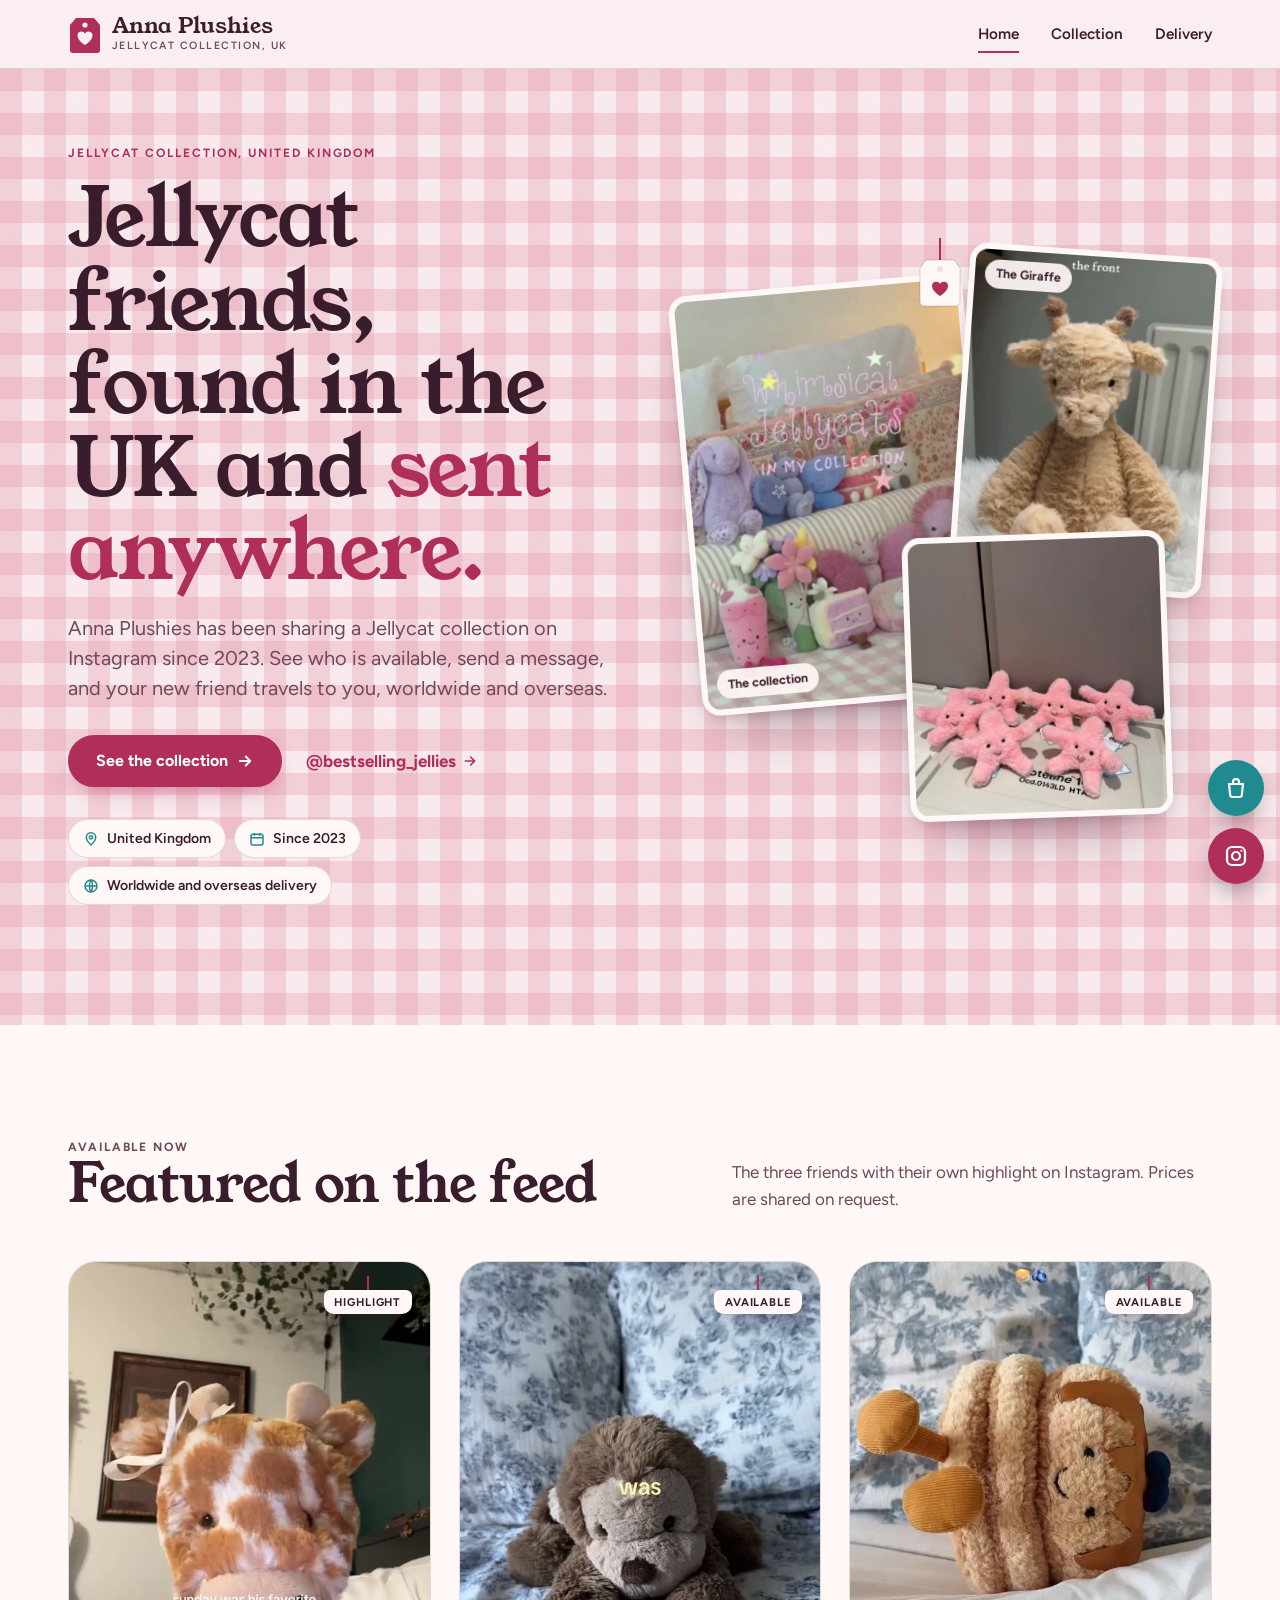
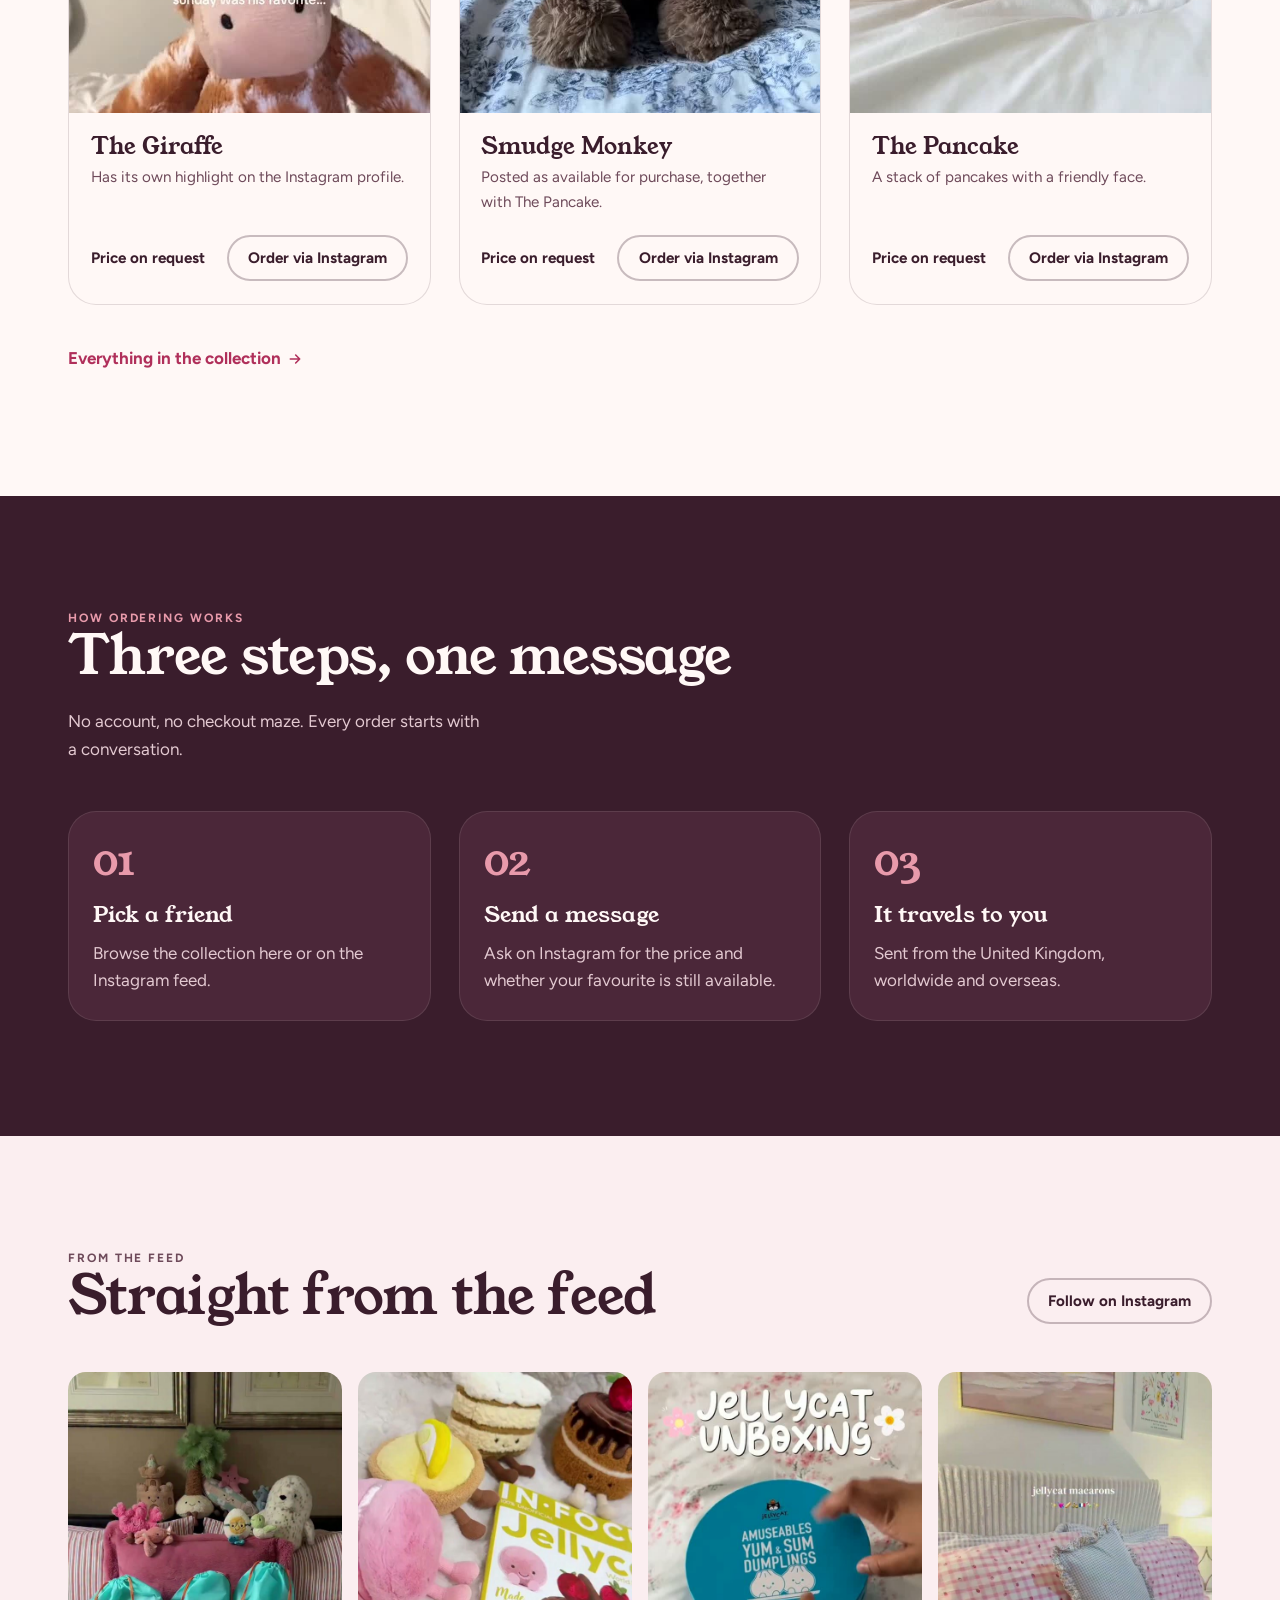
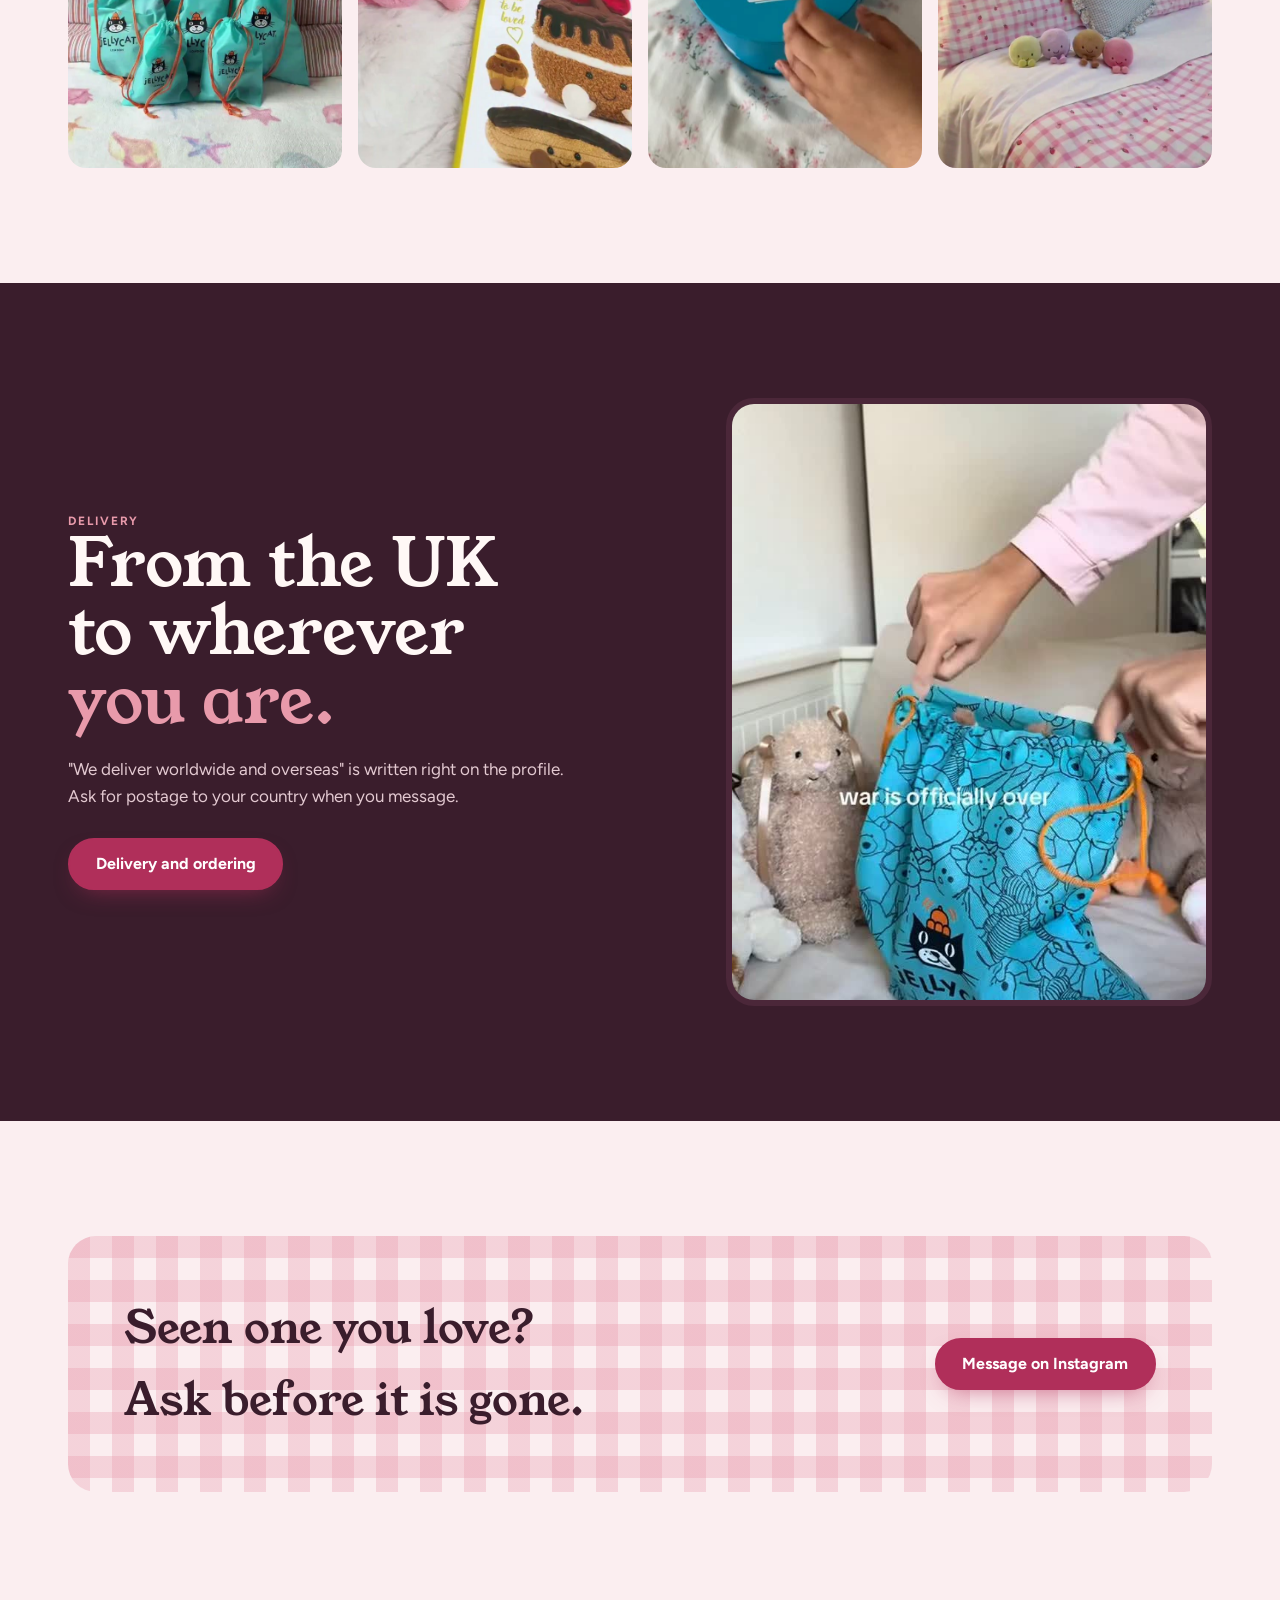
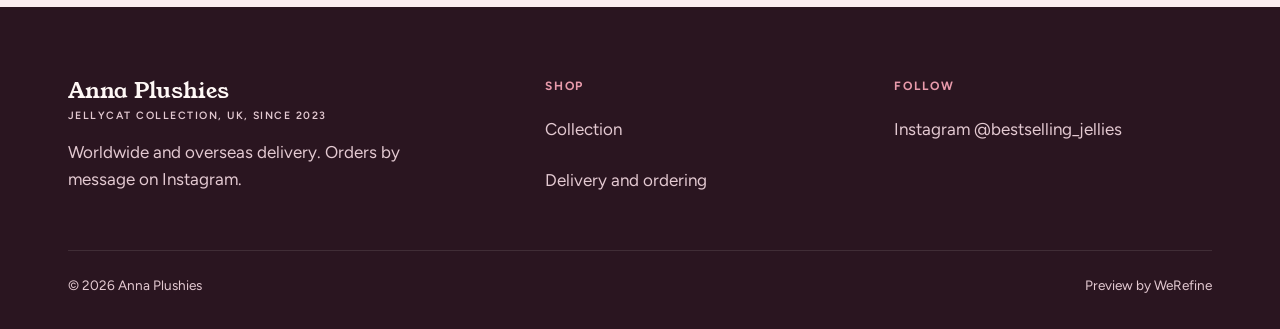
<file: index.html>
<!doctype html>
<html lang="en">
<head>
<meta charset="utf-8">
<meta name="viewport" content="width=device-width, initial-scale=1">
<title>Anna Plushies | Jellycat collection from the UK, delivered worldwide</title>
<meta name="description" content="Anna Plushies is a Jellycat collection from the United Kingdom, on Instagram since 2023. Browse what is available and order by message. Worldwide and overseas delivery.">
<meta property="og:title" content="Anna Plushies | Jellycat collection from the UK">
<meta property="og:description" content="Jellycat friends from the UK, delivered worldwide and overseas.">
<meta property="og:image" content="img/whimsical-collection-shelf.jpg">
<link rel="preconnect" href="https://fonts.googleapis.com">
<link rel="preconnect" href="https://fonts.gstatic.com" crossorigin>
<link href="https://fonts.googleapis.com/css2?family=Figtree:wght@400;500;600;700&family=Young+Serif&display=swap" rel="stylesheet">
<link rel="stylesheet" href="style.css">
</head>
<body>

<header class="site-header">
  <div class="wrap">
    <a class="brand" href="index.html" aria-label="Anna Plushies, home">
      <svg width="34" height="40" viewBox="0 0 34 40" aria-hidden="true"><path d="M8 4h18l6 7v25a3 3 0 0 1-3 3H5a3 3 0 0 1-3-3V11z" fill="#b02f5a"/><circle cx="17" cy="11" r="2.6" fill="#fbeef0"/><path d="M17 31s-7.5-4.4-7.5-9.3A4 4 0 0 1 17 19.6a4 4 0 0 1 7.5 2.1C24.5 26.6 17 31 17 31z" fill="#fbeef0"/></svg>
      <span class="brand-name">Anna Plushies<small>Jellycat collection, UK</small></span>
    </a>
    <nav class="nav" aria-label="Main">
      <a href="index.html" aria-current="page">Home</a>
      <a href="collection.html">Collection</a>
      <a href="delivery.html">Delivery</a>
    </nav>
  </div>
</header>

<main>
  <section class="hero gingham grain">
    <div class="wrap">
      <div class="hero-in">
        <p class="eyebrow" style="--i:0">Jellycat collection, United Kingdom</p>
        <h1 style="--i:1">Jellycat friends, found in the UK and <em>sent anywhere.</em></h1>
        <p class="lede" style="--i:2">Anna Plushies has been sharing a Jellycat collection on Instagram since 2023. See who is available, send a message, and your new friend travels to you, worldwide and overseas.</p>
        <div class="hero-actions" style="--i:3">
          <a class="btn" href="collection.html">See the collection
            <svg width="18" height="18" viewBox="0 0 24 24" fill="none" stroke="currentColor" stroke-width="2.4" stroke-linecap="round" stroke-linejoin="round" aria-hidden="true"><path d="M5 12h14M13 6l6 6-6 6"/></svg>
          </a>
          <a class="link-arrow" href="https://www.instagram.com/bestselling_jellies/" target="_blank" rel="noopener">@bestselling_jellies
            <svg width="16" height="16" viewBox="0 0 24 24" fill="none" stroke="currentColor" stroke-width="2.4" stroke-linecap="round" stroke-linejoin="round" aria-hidden="true"><path d="M5 12h14M13 6l6 6-6 6"/></svg>
          </a>
        </div>
        <ul class="facts" style="--i:4">
          <li><svg width="16" height="16" viewBox="0 0 24 24" fill="none" stroke="currentColor" stroke-width="2.2" aria-hidden="true"><path d="M12 21s-7-6.2-7-11.5A7 7 0 0 1 19 9.5C19 14.8 12 21 12 21z"/><circle cx="12" cy="9.5" r="2.5"/></svg>United Kingdom</li>
          <li><svg width="16" height="16" viewBox="0 0 24 24" fill="none" stroke="currentColor" stroke-width="2.2" aria-hidden="true"><rect x="3" y="5" width="18" height="16" rx="3"/><path d="M3 10h18M8 3v4M16 3v4"/></svg>Since 2023</li>
          <li><svg width="16" height="16" viewBox="0 0 24 24" fill="none" stroke="currentColor" stroke-width="2.2" aria-hidden="true"><circle cx="12" cy="12" r="9"/><path d="M3 12h18M12 3c3 3.2 3 14.8 0 18M12 3c-3 3.2-3 14.8 0 18"/></svg>Worldwide and overseas delivery</li>
        </ul>
      </div>

      <div class="collage" aria-label="Photos from the Instagram feed">
        <svg class="tag-mark" width="46" height="70" viewBox="0 0 46 70" aria-hidden="true"><path d="M23 0v22" stroke="#b02f5a" stroke-width="2"/><path d="M9 22h28l6 8v34a4 4 0 0 1-4 4H7a4 4 0 0 1-4-4V30z" fill="#fff8f6" stroke="rgba(58,29,44,.18)"/><circle cx="23" cy="31" r="3" fill="#f5dbe0"/><path d="M23 58s-8-4.8-8-10a4.3 4.3 0 0 1 8-2.2 4.3 4.3 0 0 1 8 2.2c0 5.2-8 10-8 10z" fill="#b02f5a"/></svg>
        <figure class="c1" style="--i:0"><img src="img/whimsical-collection-shelf.jpg" alt="Shelf of Jellycat plushies on pink gingham bedding" width="640" height="1136" fetchpriority="high"><figcaption>The collection</figcaption></figure>
        <figure class="c2" style="--i:1"><img src="img/giraffe-front.jpg" alt="Jellycat giraffe sitting on a soft white rug" width="640" height="1136"><figcaption>The Giraffe</figcaption></figure>
        <figure class="c3" style="--i:2"><img src="img/pink-starfish-group.jpg" alt="Six pink starfish plushies lined up" width="1080" height="1080"></figure>
      </div>
    </div>
  </section>

  <section class="section paper">
    <div class="wrap">
      <div class="section-head reveal">
        <div>
          <p class="eyebrow">Available now</p>
          <h2>Featured on the feed</h2>
        </div>
        <p>The three friends with their own highlight on Instagram. Prices are shared on request.</p>
      </div>
      <div class="shelf">
        <article class="card reveal" style="--i:0" data-product="giraffe">
          <div class="hangtag"><span>Highlight</span></div>
          <div class="ph"><img src="img/giraffe-closeup.jpg" alt="Jellycat giraffe close up" width="640" height="1136" loading="lazy"></div>
          <div class="body">
            <h3>The Giraffe</h3>
            <p class="note">Has its own highlight on the Instagram profile.</p>
            <div class="row"><span data-price></span><span data-action></span></div>
          </div>
        </article>
        <article class="card reveal" style="--i:1" data-product="smudge-monkey">
          <div class="hangtag"><span>Available</span></div>
          <div class="ph"><img src="img/smudge-monkey.jpg" alt="Smudge Monkey plush on blue floral bedding" width="640" height="1136" loading="lazy"></div>
          <div class="body">
            <h3>Smudge Monkey</h3>
            <p class="note">Posted as available for purchase, together with The Pancake.</p>
            <div class="row"><span data-price></span><span data-action></span></div>
          </div>
        </article>
        <article class="card reveal" style="--i:2" data-product="pancake">
          <div class="hangtag"><span>Available</span></div>
          <div class="ph"><img src="img/pancake.jpg" alt="Pancake plush on blue floral bedding" width="640" height="1136" loading="lazy"></div>
          <div class="body">
            <h3>The Pancake</h3>
            <p class="note">A stack of pancakes with a friendly face.</p>
            <div class="row"><span data-price></span><span data-action></span></div>
          </div>
        </article>
      </div>
      <p class="reveal" style="margin-top:2rem"><a class="link-arrow" href="collection.html">Everything in the collection
        <svg width="16" height="16" viewBox="0 0 24 24" fill="none" stroke="currentColor" stroke-width="2.4" stroke-linecap="round" stroke-linejoin="round" aria-hidden="true"><path d="M5 12h14M13 6l6 6-6 6"/></svg></a></p>
    </div>
  </section>

  <section class="section on-dark">
    <div class="wrap">
      <div class="section-head reveal">
        <div>
          <p class="eyebrow">How ordering works</p>
          <h2>Three steps, one message</h2>
        </div>
        <p>No account, no checkout maze. Every order starts with a conversation.</p>
      </div>
      <ol class="steps">
        <li class="reveal" style="--i:0"><h3>Pick a friend</h3><p>Browse the collection here or on the Instagram feed.</p></li>
        <li class="reveal" style="--i:1"><h3>Send a message</h3><p>Ask on Instagram for the price and whether your favourite is still available.</p></li>
        <li class="reveal" style="--i:2"><h3>It travels to you</h3><p>Sent from the United Kingdom, worldwide and overseas.</p></li>
      </ol>
    </div>
  </section>

  <section class="section">
    <div class="wrap">
      <div class="section-head reveal">
        <div>
          <p class="eyebrow">From the feed</p>
          <h2>Straight from the feed</h2>
        </div>
        <a class="btn ghost small" href="https://www.instagram.com/bestselling_jellies/" target="_blank" rel="noopener">Follow on Instagram</a>
      </div>
      <div class="feed">
        <a class="reveal" style="--i:0" href="https://www.instagram.com/bestselling_jellies/" target="_blank" rel="noopener"><img src="img/gift-bags-on-bed.jpg" alt="Jellycat gift bags and plushies on a bed" width="640" height="1136" loading="lazy"></a>
        <a class="reveal" style="--i:1" href="https://www.instagram.com/bestselling_jellies/" target="_blank" rel="noopener"><img src="img/bakery-friends-and-book.jpg" alt="Cake and bakery plushies next to a Jellycat book" width="640" height="1136" loading="lazy"></a>
        <a class="reveal" style="--i:2" href="https://www.instagram.com/bestselling_jellies/" target="_blank" rel="noopener"><img src="img/yum-sum-dumplings-unboxing.jpg" alt="Unboxing Amuseables Yum and Sum Dumplings" width="640" height="1136" loading="lazy"></a>
        <a class="reveal" style="--i:3" href="https://www.instagram.com/bestselling_jellies/" target="_blank" rel="noopener"><img src="img/macarons-on-gingham.jpg" alt="Macaron plushies on pink gingham bedding" width="640" height="1136" loading="lazy"></a>
      </div>
    </div>
  </section>

  <section class="section on-dark">
    <div class="wrap world">
      <div class="reveal">
        <p class="eyebrow">Delivery</p>
        <p class="big">From the UK to wherever <em>you are.</em></p>
        <p style="margin-top:1.25rem;max-width:32rem">"We deliver worldwide and overseas" is written right on the profile. Ask for postage to your country when you message.</p>
        <p style="margin-top:1.75rem"><a class="btn" href="delivery.html">Delivery and ordering</a></p>
      </div>
      <div class="world-photo reveal" style="--i:1"><img src="img/unpacking-gift-bag.jpg" alt="A plush being packed into a printed Jellycat gift bag" width="640" height="1136" loading="lazy"></div>
    </div>
  </section>

  <section class="section">
    <div class="wrap">
      <div class="cta-band gingham reveal">
        <h2>Seen one you love? Ask before it is gone.</h2>
        <a class="btn" href="https://www.instagram.com/bestselling_jellies/" target="_blank" rel="noopener">Message on Instagram</a>
      </div>
    </div>
  </section>
</main>

<footer class="site-footer">
  <div class="wrap">
    <div>
      <span class="brand-name">Anna Plushies<small>Jellycat collection, UK, since 2023</small></span>
      <p style="margin-top:1rem;max-width:22rem">Worldwide and overseas delivery. Orders by message on Instagram.</p>
    </div>
    <div>
      <h4>Shop</h4>
      <ul><li><a href="collection.html">Collection</a></li><li><a href="delivery.html">Delivery and ordering</a></li></ul>
    </div>
    <div>
      <h4>Follow</h4>
      <ul><li><a href="https://www.instagram.com/bestselling_jellies/" target="_blank" rel="noopener">Instagram @bestselling_jellies</a></li></ul>
    </div>
    <div class="fine"><span>&copy; <span id="year">2026</span> Anna Plushies</span><span>Preview by WeRefine</span></div>
  </div>
</footer>

<div class="fab">
  <a class="shop" href="collection.html" aria-label="Open the collection"><svg width="24" height="24" viewBox="0 0 24 24" fill="none" stroke="currentColor" stroke-width="2.2" stroke-linecap="round" stroke-linejoin="round" aria-hidden="true"><path d="M5 8h14l-1.2 11.2a2 2 0 0 1-2 1.8H8.2a2 2 0 0 1-2-1.8z"/><path d="M9 8V6a3 3 0 0 1 6 0v2"/></svg></a>
  <a class="ig" href="https://www.instagram.com/bestselling_jellies/" target="_blank" rel="noopener" aria-label="Message on Instagram"><svg width="24" height="24" viewBox="0 0 24 24" fill="none" stroke="currentColor" stroke-width="2.2" aria-hidden="true"><rect x="3" y="3" width="18" height="18" rx="5"/><circle cx="12" cy="12" r="4"/><circle cx="17.3" cy="6.7" r="1" fill="currentColor" stroke="none"/></svg></a>
</div>

<script src="config.js"></script>
<script src="shop.js"></script>
<script src="script.js"></script>
</body>
</html>
</file>
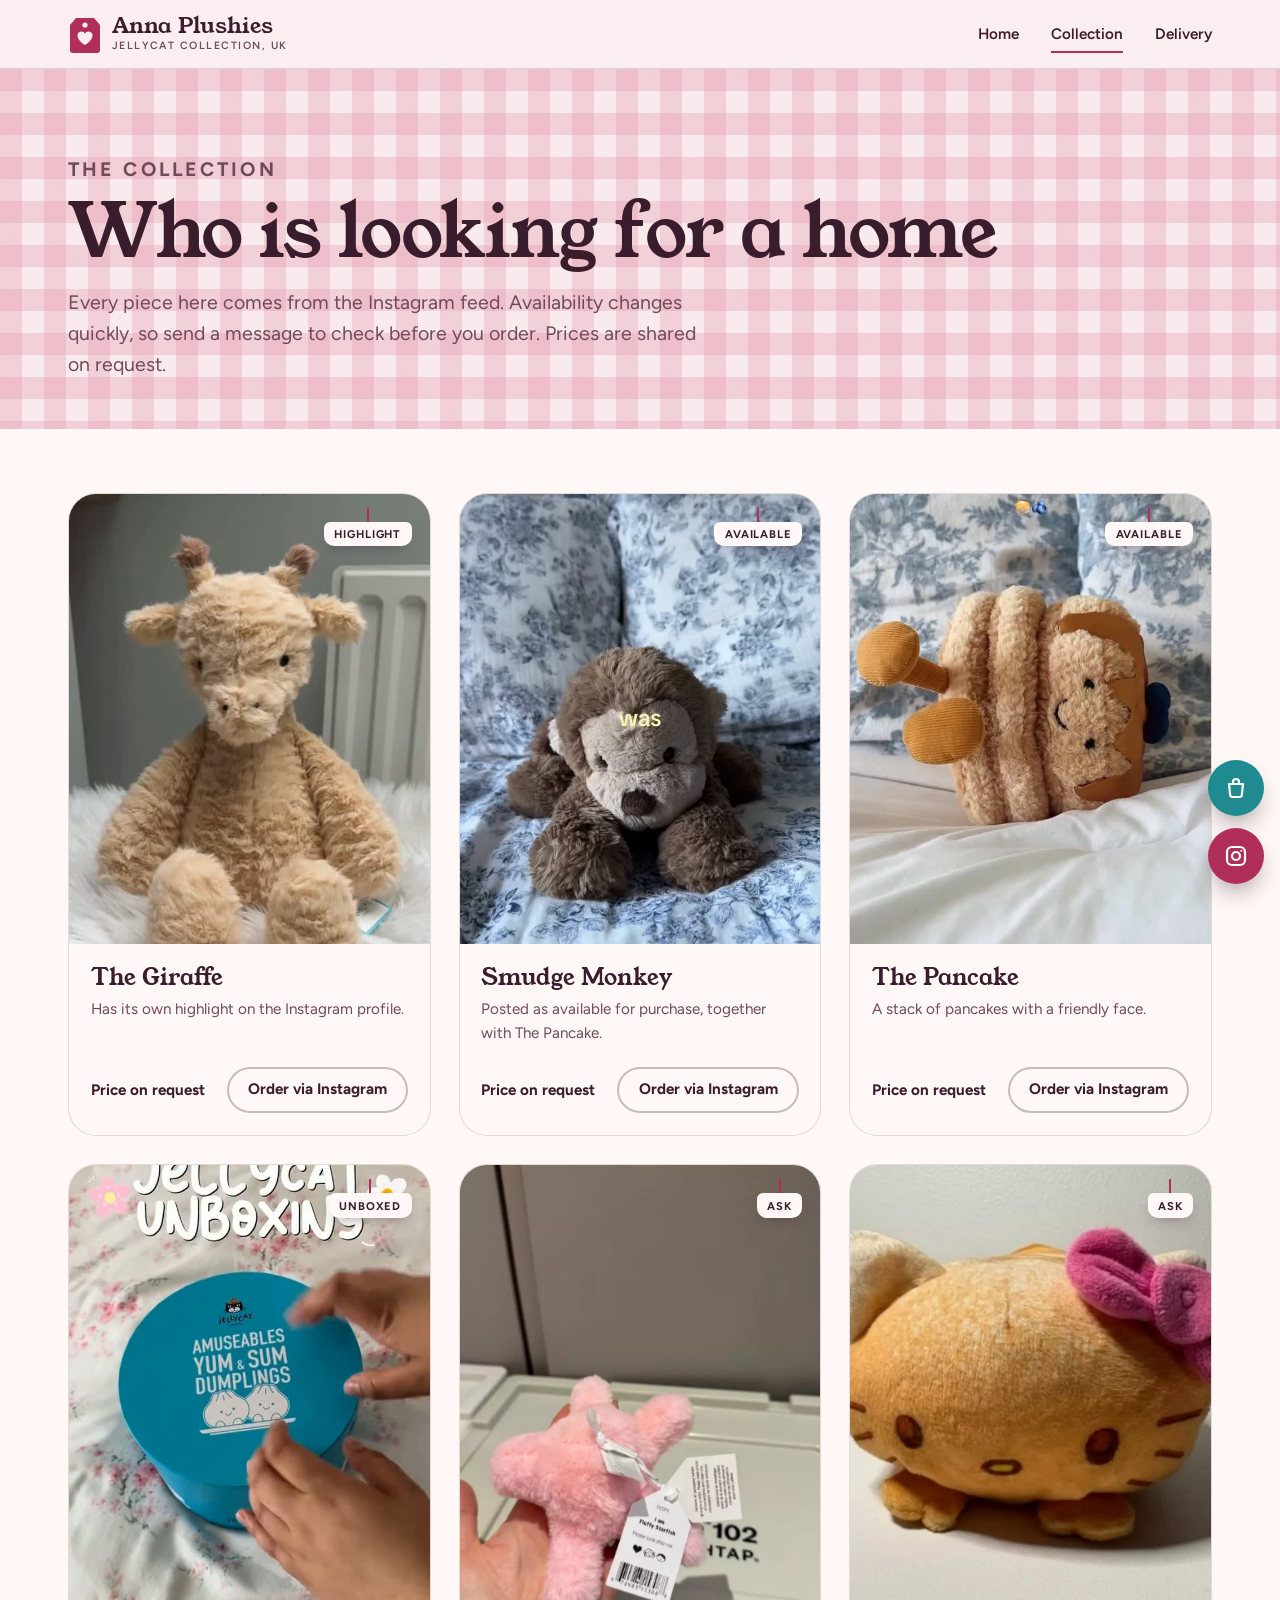
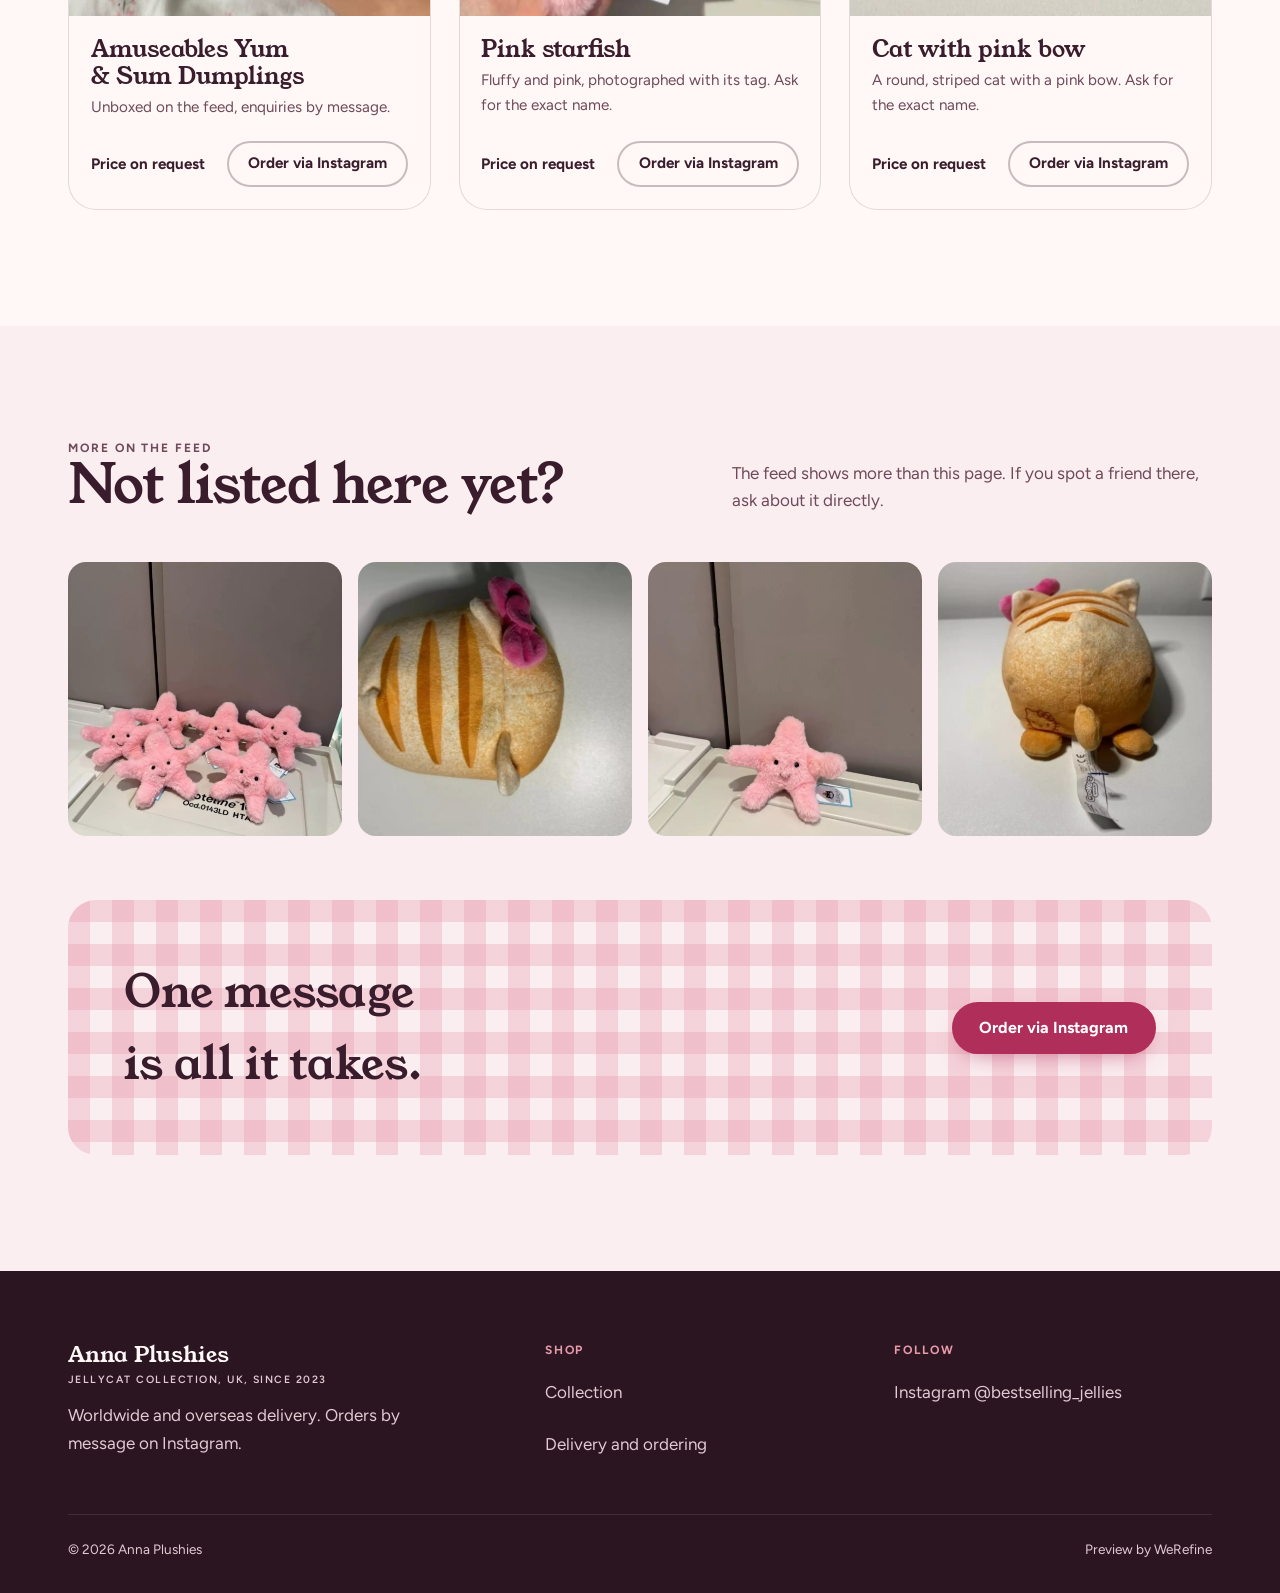
<file: collection.html>
<!doctype html>
<html lang="en">
<head>
<meta charset="utf-8">
<meta name="viewport" content="width=device-width, initial-scale=1">
<title>Collection | Anna Plushies</title>
<meta name="description" content="Jellycat plushies from the Anna Plushies collection in the UK. Prices on request, order by message on Instagram, worldwide delivery.">
<meta property="og:title" content="Anna Plushies | Jellycat collection from the UK">
<meta property="og:description" content="Jellycat friends from the UK, delivered worldwide and overseas.">
<meta property="og:image" content="img/whimsical-collection-shelf.jpg">
<link rel="preconnect" href="https://fonts.googleapis.com">
<link rel="preconnect" href="https://fonts.gstatic.com" crossorigin>
<link href="https://fonts.googleapis.com/css2?family=Figtree:wght@400;500;600;700&family=Young+Serif&display=swap" rel="stylesheet">
<link rel="stylesheet" href="style.css">
</head>
<body>

<header class="site-header">
  <div class="wrap">
    <a class="brand" href="index.html" aria-label="Anna Plushies, home">
      <svg width="34" height="40" viewBox="0 0 34 40" aria-hidden="true"><path d="M8 4h18l6 7v25a3 3 0 0 1-3 3H5a3 3 0 0 1-3-3V11z" fill="#b02f5a"/><circle cx="17" cy="11" r="2.6" fill="#fbeef0"/><path d="M17 31s-7.5-4.4-7.5-9.3A4 4 0 0 1 17 19.6a4 4 0 0 1 7.5 2.1C24.5 26.6 17 31 17 31z" fill="#fbeef0"/></svg>
      <span class="brand-name">Anna Plushies<small>Jellycat collection, UK</small></span>
    </a>
    <nav class="nav" aria-label="Main">
      <a href="index.html">Home</a>
      <a href="collection.html" aria-current="page">Collection</a>
      <a href="delivery.html">Delivery</a>
    </nav>
  </div>
</header>

<main>
  <section class="page-hero gingham grain">
    <div class="wrap hero-in">
      <p class="eyebrow" style="--i:0">The collection</p>
      <h1 style="--i:1">Who is looking for a home</h1>
      <p style="--i:2">Every piece here comes from the Instagram feed. Availability changes quickly, so send a message to check before you order. Prices are shared on request.</p>
    </div>
  </section>

  <section class="section paper" style="padding-top:clamp(2.5rem,5vw,4rem)">
    <div class="wrap">
      <div class="shelf">
        <article class="card reveal" style="--i:0" data-product="giraffe">
          <div class="hangtag"><span>Highlight</span></div>
          <div class="ph"><img src="img/giraffe-front.jpg" alt="Jellycat giraffe sitting on a soft white rug" width="640" height="1136" loading="lazy"></div>
          <div class="body">
            <h3>The Giraffe</h3>
            <p class="note">Has its own highlight on the Instagram profile.</p>
            <div class="row"><span data-price></span><span data-action></span></div>
          </div>
        </article>
        <article class="card reveal" style="--i:1" data-product="smudge-monkey">
          <div class="hangtag"><span>Available</span></div>
          <div class="ph"><img src="img/smudge-monkey.jpg" alt="Smudge Monkey plush on blue floral bedding" width="640" height="1136" loading="lazy"></div>
          <div class="body">
            <h3>Smudge Monkey</h3>
            <p class="note">Posted as available for purchase, together with The Pancake.</p>
            <div class="row"><span data-price></span><span data-action></span></div>
          </div>
        </article>
        <article class="card reveal" style="--i:2" data-product="pancake">
          <div class="hangtag"><span>Available</span></div>
          <div class="ph"><img src="img/pancake.jpg" alt="Pancake plush on blue floral bedding" width="640" height="1136" loading="lazy"></div>
          <div class="body">
            <h3>The Pancake</h3>
            <p class="note">A stack of pancakes with a friendly face.</p>
            <div class="row"><span data-price></span><span data-action></span></div>
          </div>
        </article>
        <article class="card reveal" style="--i:0" data-product="yum-sum-dumplings">
          <div class="hangtag"><span>Unboxed</span></div>
          <div class="ph"><img src="img/yum-sum-dumplings-unboxing.jpg" alt="Hands opening the Amuseables Yum and Sum Dumplings box" width="640" height="1136" loading="lazy"></div>
          <div class="body">
            <h3>Amuseables Yum &amp; Sum Dumplings</h3>
            <p class="note">Unboxed on the feed, enquiries by message.</p>
            <div class="row"><span data-price></span><span data-action></span></div>
          </div>
        </article>
        <article class="card reveal" style="--i:1" data-product="pink-starfish">
          <div class="hangtag"><span>Ask</span></div>
          <div class="ph"><img src="img/pink-starfish-tag.jpg" alt="Pink starfish plush held in a hand, with its tag" width="1080" height="1080" loading="lazy"></div>
          <div class="body">
            <h3>Pink starfish</h3>
            <p class="note">Fluffy and pink, photographed with its tag. Ask for the exact name.</p>
            <div class="row"><span data-price></span><span data-action></span></div>
          </div>
        </article>
        <article class="card reveal" style="--i:2" data-product="cat-bow">
          <div class="hangtag"><span>Ask</span></div>
          <div class="ph"><img src="img/cat-bow-front.jpg" alt="Round orange cat plush with a pink bow" width="1080" height="1080" loading="lazy"></div>
          <div class="body">
            <h3>Cat with pink bow</h3>
            <p class="note">A round, striped cat with a pink bow. Ask for the exact name.</p>
            <div class="row"><span data-price></span><span data-action></span></div>
          </div>
        </article>
      </div>
      <div id="basket-bar" hidden>
        <span data-count></span><span data-sum></span>
        <button type="button" class="btn small" data-checkout>Checkout</button>
        <button type="button" data-clear>Clear</button>
      </div>
    </div>
  </section>

  <section class="section">
    <div class="wrap">
      <div class="section-head reveal">
        <div>
          <p class="eyebrow">More on the feed</p>
          <h2>Not listed here yet?</h2>
        </div>
        <p>The feed shows more than this page. If you spot a friend there, ask about it directly.</p>
      </div>
      <div class="feed">
        <a class="reveal sq" style="--i:0" href="https://www.instagram.com/bestselling_jellies/" target="_blank" rel="noopener"><img src="img/pink-starfish-group.jpg" alt="Six pink starfish plushies lined up" width="1080" height="1080" loading="lazy"></a>
        <a class="reveal sq" style="--i:1" href="https://www.instagram.com/bestselling_jellies/" target="_blank" rel="noopener"><img src="img/cat-bow-back.jpg" alt="Back of the striped cat plush" width="1080" height="1080" loading="lazy"></a>
        <a class="reveal sq" style="--i:2" href="https://www.instagram.com/bestselling_jellies/" target="_blank" rel="noopener"><img src="img/pink-starfish.jpg" alt="Pink starfish plush on a white lid" width="1080" height="1080" loading="lazy"></a>
        <a class="reveal sq" style="--i:3" href="https://www.instagram.com/bestselling_jellies/" target="_blank" rel="noopener"><img src="img/cat-bow-side.jpg" alt="Side view of the cat plush with its tag" width="1080" height="1080" loading="lazy"></a>
      </div>
      <div class="cta-band gingham reveal" style="margin-top:clamp(2.5rem,5vw,4rem)">
        <h2>One message is all it takes.</h2>
        <a class="btn" href="https://www.instagram.com/bestselling_jellies/" target="_blank" rel="noopener">Order via Instagram</a>
      </div>
    </div>
  </section>

</main>

<footer class="site-footer">
  <div class="wrap">
    <div>
      <span class="brand-name">Anna Plushies<small>Jellycat collection, UK, since 2023</small></span>
      <p style="margin-top:1rem;max-width:22rem">Worldwide and overseas delivery. Orders by message on Instagram.</p>
    </div>
    <div>
      <h4>Shop</h4>
      <ul><li><a href="collection.html">Collection</a></li><li><a href="delivery.html">Delivery and ordering</a></li></ul>
    </div>
    <div>
      <h4>Follow</h4>
      <ul><li><a href="https://www.instagram.com/bestselling_jellies/" target="_blank" rel="noopener">Instagram @bestselling_jellies</a></li></ul>
    </div>
    <div class="fine"><span>&copy; <span id="year">2026</span> Anna Plushies</span><span>Preview by WeRefine</span></div>
  </div>
</footer>

<div class="fab">
  <a class="shop" href="collection.html" aria-label="Open the collection"><svg width="24" height="24" viewBox="0 0 24 24" fill="none" stroke="currentColor" stroke-width="2.2" stroke-linecap="round" stroke-linejoin="round" aria-hidden="true"><path d="M5 8h14l-1.2 11.2a2 2 0 0 1-2 1.8H8.2a2 2 0 0 1-2-1.8z"/><path d="M9 8V6a3 3 0 0 1 6 0v2"/></svg></a>
  <a class="ig" href="https://www.instagram.com/bestselling_jellies/" target="_blank" rel="noopener" aria-label="Message on Instagram"><svg width="24" height="24" viewBox="0 0 24 24" fill="none" stroke="currentColor" stroke-width="2.2" aria-hidden="true"><rect x="3" y="3" width="18" height="18" rx="5"/><circle cx="12" cy="12" r="4"/><circle cx="17.3" cy="6.7" r="1" fill="currentColor" stroke="none"/></svg></a>
</div>

<script src="config.js"></script>
<script src="shop.js"></script>
<script src="script.js"></script>
</body>
</html>
</file>
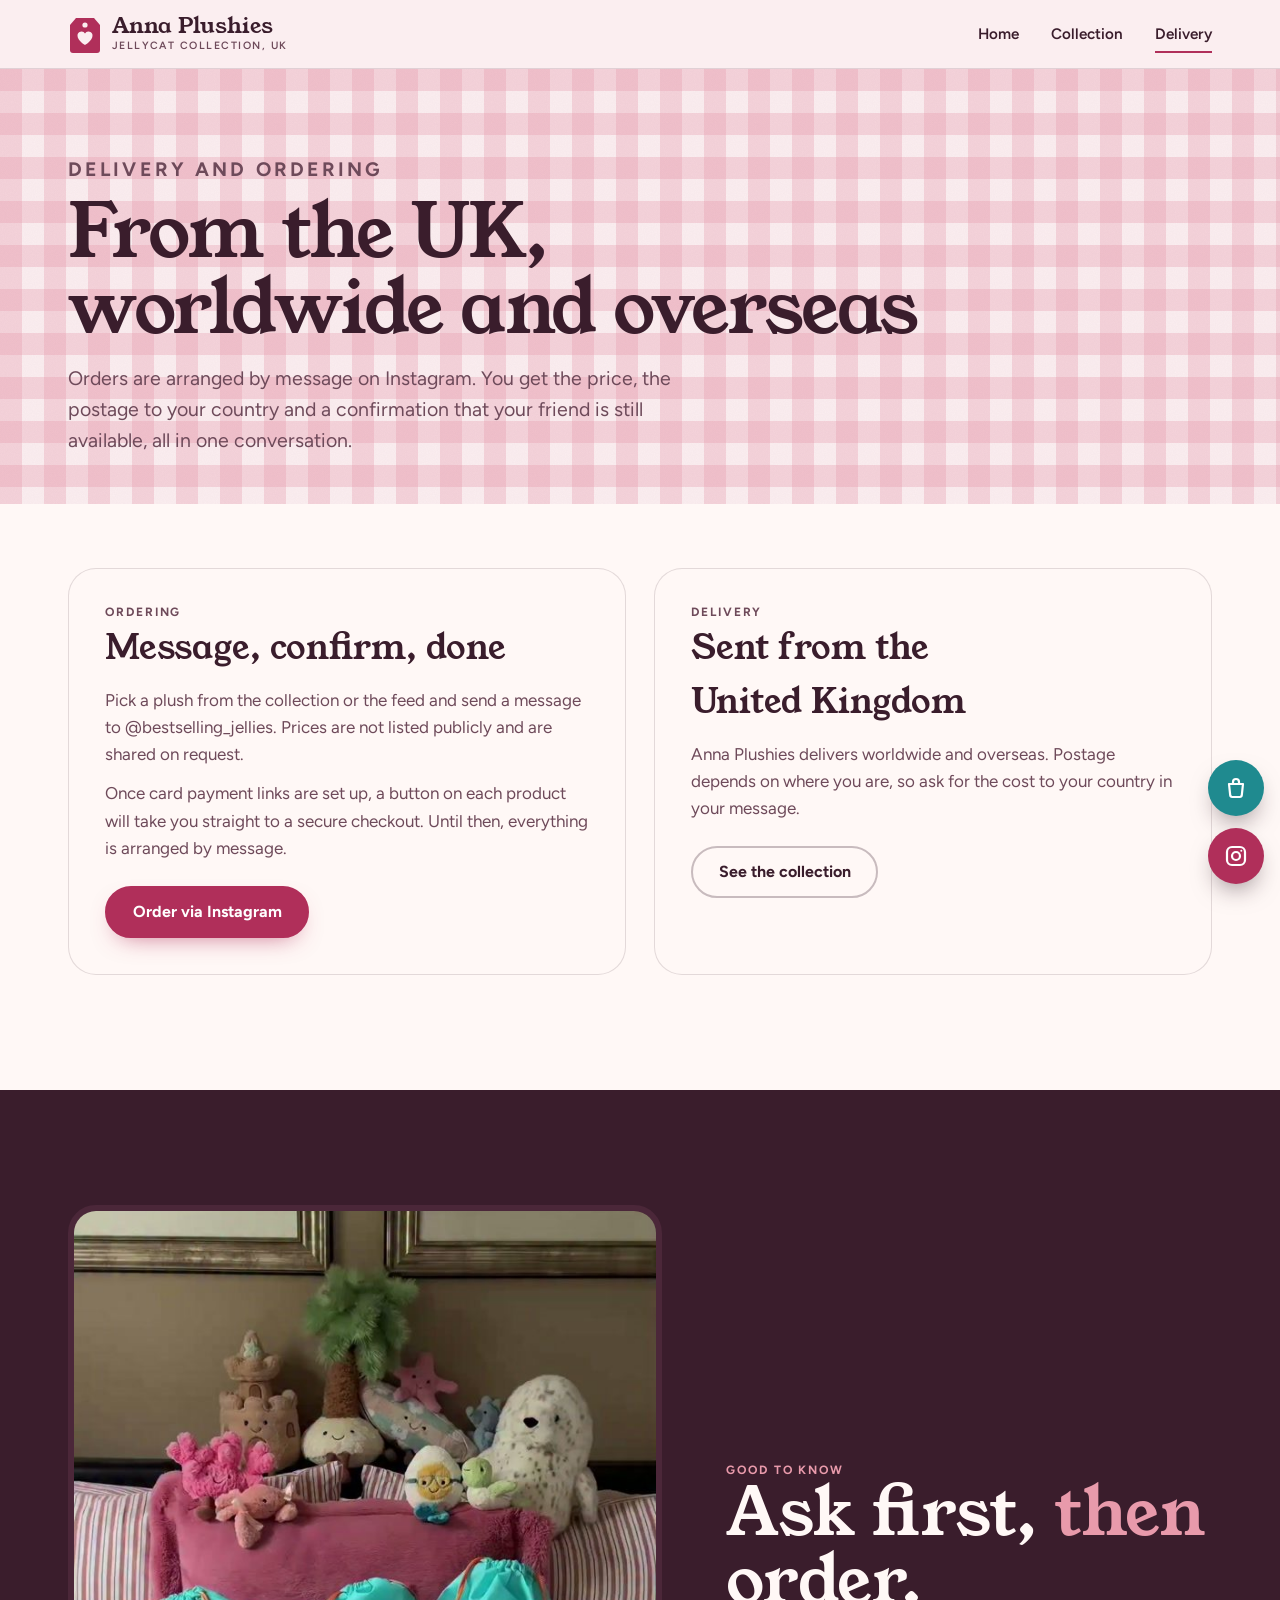
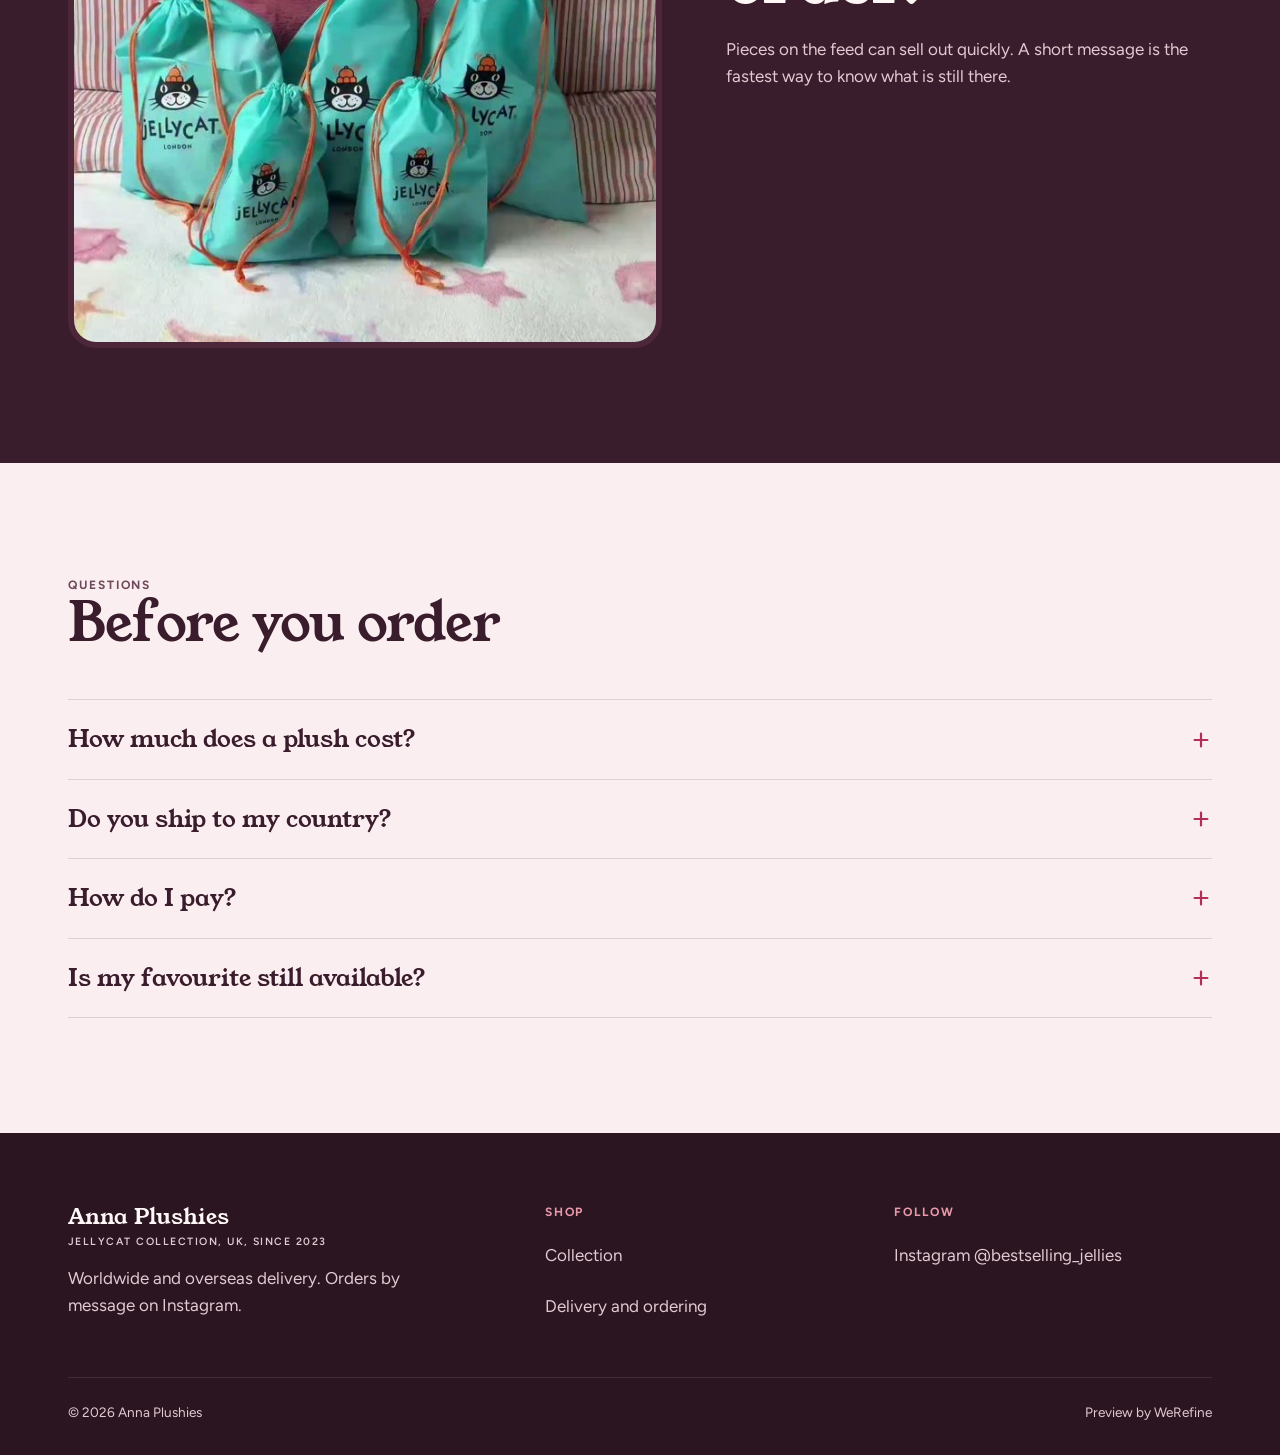
<file: delivery.html>
<!doctype html>
<html lang="en">
<head>
<meta charset="utf-8">
<meta name="viewport" content="width=device-width, initial-scale=1">
<title>Delivery and ordering | Anna Plushies</title>
<meta name="description" content="How to order from Anna Plushies: message on Instagram, prices on request, sent from the United Kingdom worldwide and overseas.">
<meta property="og:title" content="Anna Plushies | Jellycat collection from the UK">
<meta property="og:description" content="Jellycat friends from the UK, delivered worldwide and overseas.">
<meta property="og:image" content="img/whimsical-collection-shelf.jpg">
<link rel="preconnect" href="https://fonts.googleapis.com">
<link rel="preconnect" href="https://fonts.gstatic.com" crossorigin>
<link href="https://fonts.googleapis.com/css2?family=Figtree:wght@400;500;600;700&family=Young+Serif&display=swap" rel="stylesheet">
<link rel="stylesheet" href="style.css">
</head>
<body>

<header class="site-header">
  <div class="wrap">
    <a class="brand" href="index.html" aria-label="Anna Plushies, home">
      <svg width="34" height="40" viewBox="0 0 34 40" aria-hidden="true"><path d="M8 4h18l6 7v25a3 3 0 0 1-3 3H5a3 3 0 0 1-3-3V11z" fill="#b02f5a"/><circle cx="17" cy="11" r="2.6" fill="#fbeef0"/><path d="M17 31s-7.5-4.4-7.5-9.3A4 4 0 0 1 17 19.6a4 4 0 0 1 7.5 2.1C24.5 26.6 17 31 17 31z" fill="#fbeef0"/></svg>
      <span class="brand-name">Anna Plushies<small>Jellycat collection, UK</small></span>
    </a>
    <nav class="nav" aria-label="Main">
      <a href="index.html">Home</a>
      <a href="collection.html">Collection</a>
      <a href="delivery.html" aria-current="page">Delivery</a>
    </nav>
  </div>
</header>

<main>
  <section class="page-hero gingham grain">
    <div class="wrap hero-in">
      <p class="eyebrow" style="--i:0">Delivery and ordering</p>
      <h1 style="--i:1">From the UK, worldwide and overseas</h1>
      <p style="--i:2">Orders are arranged by message on Instagram. You get the price, the postage to your country and a confirmation that your friend is still available, all in one conversation.</p>
    </div>
  </section>

  <section class="section paper" style="padding-top:clamp(2.5rem,5vw,4rem)">
    <div class="wrap">
      <div class="split">
        <div class="panel reveal" style="--i:0">
          <p class="eyebrow">Ordering</p>
          <h2>Message, confirm, done</h2>
          <p>Pick a plush from the collection or the feed and send a message to @bestselling_jellies. Prices are not listed publicly and are shared on request.</p>
          <p>Once card payment links are set up, a button on each product will take you straight to a secure checkout. Until then, everything is arranged by message.</p>
          <p style="margin-top:1.5rem"><a class="btn" href="https://www.instagram.com/bestselling_jellies/" target="_blank" rel="noopener">Order via Instagram</a></p>
        </div>
        <div class="panel reveal" style="--i:1">
          <p class="eyebrow">Delivery</p>
          <h2>Sent from the United Kingdom</h2>
          <p>Anna Plushies delivers worldwide and overseas. Postage depends on where you are, so ask for the cost to your country in your message.</p>
          <p style="margin-top:1.5rem"><a class="btn ghost" href="collection.html">See the collection</a></p>
        </div>
      </div>
    </div>
  </section>

  <section class="section on-dark">
    <div class="wrap world">
      <div class="world-photo reveal"><img src="img/gift-bags-on-bed.jpg" alt="Jellycat gift bags lined up on a bed with plushies" width="640" height="1136" loading="lazy"></div>
      <div class="reveal" style="--i:1">
        <p class="eyebrow">Good to know</p>
        <p class="big">Ask first, <em>then</em> order.</p>
        <p style="margin-top:1.25rem;max-width:32rem">Pieces on the feed can sell out quickly. A short message is the fastest way to know what is still there.</p>
      </div>
    </div>
  </section>

  <section class="section">
    <div class="wrap">
      <div class="section-head reveal"><div><p class="eyebrow">Questions</p><h2>Before you order</h2></div></div>
      <div class="faq reveal">
        <details>
          <summary>How much does a plush cost?<svg width="22" height="22" viewBox="0 0 24 24" fill="none" stroke="currentColor" stroke-width="2.4" stroke-linecap="round" aria-hidden="true"><path d="M12 5v14M5 12h14"/></svg></summary>
          <p>Prices are shared on request. Send a message on Instagram with the name or a screenshot of the plush you like.</p>
        </details>
        <details>
          <summary>Do you ship to my country?<svg width="22" height="22" viewBox="0 0 24 24" fill="none" stroke="currentColor" stroke-width="2.4" stroke-linecap="round" aria-hidden="true"><path d="M12 5v14M5 12h14"/></svg></summary>
          <p>Delivery is worldwide and overseas, sent from the United Kingdom. Ask for the postage to your country when you message.</p>
        </details>
        <details>
          <summary>How do I pay?<svg width="22" height="22" viewBox="0 0 24 24" fill="none" stroke="currentColor" stroke-width="2.4" stroke-linecap="round" aria-hidden="true"><path d="M12 5v14M5 12h14"/></svg></summary>
          <p>Payment is arranged in the conversation on Instagram. Card payment links on this site are being prepared.</p>
        </details>
        <details>
          <summary>Is my favourite still available?<svg width="22" height="22" viewBox="0 0 24 24" fill="none" stroke="currentColor" stroke-width="2.4" stroke-linecap="round" aria-hidden="true"><path d="M12 5v14M5 12h14"/></svg></summary>
          <p>The feed changes quickly. A message is the only way to be sure.</p>
        </details>
      </div>
    </div>
  </section>

</main>

<footer class="site-footer">
  <div class="wrap">
    <div>
      <span class="brand-name">Anna Plushies<small>Jellycat collection, UK, since 2023</small></span>
      <p style="margin-top:1rem;max-width:22rem">Worldwide and overseas delivery. Orders by message on Instagram.</p>
    </div>
    <div>
      <h4>Shop</h4>
      <ul><li><a href="collection.html">Collection</a></li><li><a href="delivery.html">Delivery and ordering</a></li></ul>
    </div>
    <div>
      <h4>Follow</h4>
      <ul><li><a href="https://www.instagram.com/bestselling_jellies/" target="_blank" rel="noopener">Instagram @bestselling_jellies</a></li></ul>
    </div>
    <div class="fine"><span>&copy; <span id="year">2026</span> Anna Plushies</span><span>Preview by WeRefine</span></div>
  </div>
</footer>

<div class="fab">
  <a class="shop" href="collection.html" aria-label="Open the collection"><svg width="24" height="24" viewBox="0 0 24 24" fill="none" stroke="currentColor" stroke-width="2.2" stroke-linecap="round" stroke-linejoin="round" aria-hidden="true"><path d="M5 8h14l-1.2 11.2a2 2 0 0 1-2 1.8H8.2a2 2 0 0 1-2-1.8z"/><path d="M9 8V6a3 3 0 0 1 6 0v2"/></svg></a>
  <a class="ig" href="https://www.instagram.com/bestselling_jellies/" target="_blank" rel="noopener" aria-label="Message on Instagram"><svg width="24" height="24" viewBox="0 0 24 24" fill="none" stroke="currentColor" stroke-width="2.2" aria-hidden="true"><rect x="3" y="3" width="18" height="18" rx="5"/><circle cx="12" cy="12" r="4"/><circle cx="17.3" cy="6.7" r="1" fill="currentColor" stroke="none"/></svg></a>
</div>

<script src="config.js"></script>
<script src="shop.js"></script>
<script src="script.js"></script>
</body>
</html>
</file>
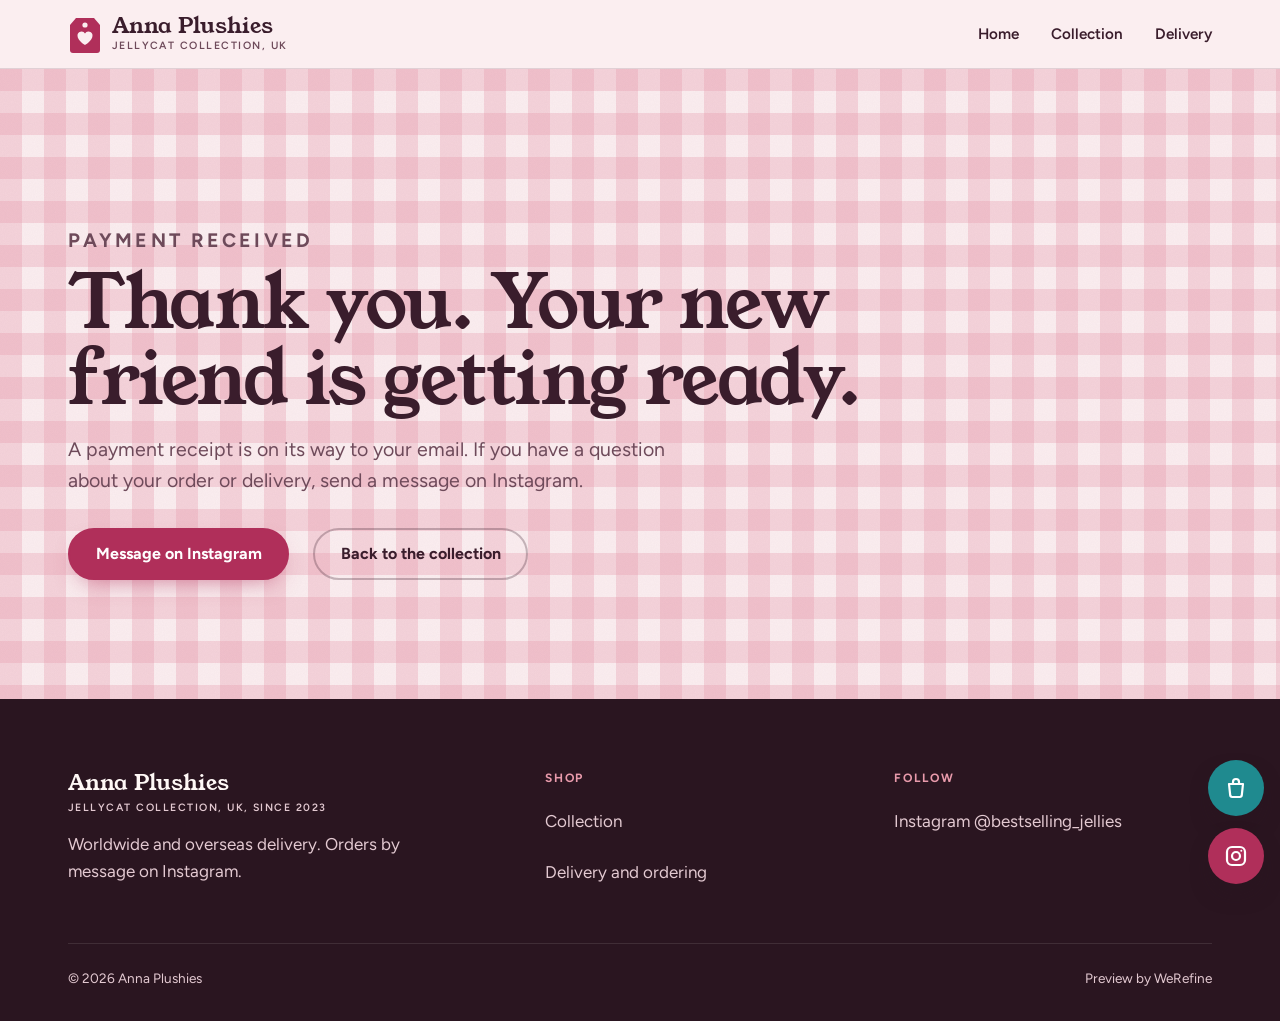
<file: thanks.html>
<!doctype html>
<html lang="en">
<head>
<meta charset="utf-8">
<meta name="viewport" content="width=device-width, initial-scale=1">
<title>Thank you | Anna Plushies</title>
<meta name="description" content="Thank you for your order from Anna Plushies.">
<meta property="og:title" content="Anna Plushies | Jellycat collection from the UK">
<meta property="og:description" content="Jellycat friends from the UK, delivered worldwide and overseas.">
<meta property="og:image" content="img/whimsical-collection-shelf.jpg">
<link rel="preconnect" href="https://fonts.googleapis.com">
<link rel="preconnect" href="https://fonts.gstatic.com" crossorigin>
<link href="https://fonts.googleapis.com/css2?family=Figtree:wght@400;500;600;700&family=Young+Serif&display=swap" rel="stylesheet">
<link rel="stylesheet" href="style.css">
</head>
<body>

<header class="site-header">
  <div class="wrap">
    <a class="brand" href="index.html" aria-label="Anna Plushies, home">
      <svg width="34" height="40" viewBox="0 0 34 40" aria-hidden="true"><path d="M8 4h18l6 7v25a3 3 0 0 1-3 3H5a3 3 0 0 1-3-3V11z" fill="#b02f5a"/><circle cx="17" cy="11" r="2.6" fill="#fbeef0"/><path d="M17 31s-7.5-4.4-7.5-9.3A4 4 0 0 1 17 19.6a4 4 0 0 1 7.5 2.1C24.5 26.6 17 31 17 31z" fill="#fbeef0"/></svg>
      <span class="brand-name">Anna Plushies<small>Jellycat collection, UK</small></span>
    </a>
    <nav class="nav" aria-label="Main">
      <a href="index.html">Home</a>
      <a href="collection.html">Collection</a>
      <a href="delivery.html">Delivery</a>
    </nav>
  </div>
</header>

<main>
  <section class="page-hero gingham grain" style="min-height:70vh;display:flex;align-items:center">
    <div class="wrap hero-in">
      <p class="eyebrow" style="--i:0">Payment received</p>
      <h1 style="--i:1">Thank you. Your new friend is getting ready.</h1>
      <p style="--i:2">A payment receipt is on its way to your email. If you have a question about your order or delivery, send a message on Instagram.</p>
      <div class="hero-actions" style="--i:3">
        <a class="btn" href="https://www.instagram.com/bestselling_jellies/" target="_blank" rel="noopener">Message on Instagram</a>
        <a class="btn ghost" href="collection.html">Back to the collection</a>
      </div>
    </div>
  </section>

</main>

<footer class="site-footer">
  <div class="wrap">
    <div>
      <span class="brand-name">Anna Plushies<small>Jellycat collection, UK, since 2023</small></span>
      <p style="margin-top:1rem;max-width:22rem">Worldwide and overseas delivery. Orders by message on Instagram.</p>
    </div>
    <div>
      <h4>Shop</h4>
      <ul><li><a href="collection.html">Collection</a></li><li><a href="delivery.html">Delivery and ordering</a></li></ul>
    </div>
    <div>
      <h4>Follow</h4>
      <ul><li><a href="https://www.instagram.com/bestselling_jellies/" target="_blank" rel="noopener">Instagram @bestselling_jellies</a></li></ul>
    </div>
    <div class="fine"><span>&copy; <span id="year">2026</span> Anna Plushies</span><span>Preview by WeRefine</span></div>
  </div>
</footer>

<div class="fab">
  <a class="shop" href="collection.html" aria-label="Open the collection"><svg width="24" height="24" viewBox="0 0 24 24" fill="none" stroke="currentColor" stroke-width="2.2" stroke-linecap="round" stroke-linejoin="round" aria-hidden="true"><path d="M5 8h14l-1.2 11.2a2 2 0 0 1-2 1.8H8.2a2 2 0 0 1-2-1.8z"/><path d="M9 8V6a3 3 0 0 1 6 0v2"/></svg></a>
  <a class="ig" href="https://www.instagram.com/bestselling_jellies/" target="_blank" rel="noopener" aria-label="Message on Instagram"><svg width="24" height="24" viewBox="0 0 24 24" fill="none" stroke="currentColor" stroke-width="2.2" aria-hidden="true"><rect x="3" y="3" width="18" height="18" rx="5"/><circle cx="12" cy="12" r="4"/><circle cx="17.3" cy="6.7" r="1" fill="currentColor" stroke="none"/></svg></a>
</div>

<script src="config.js"></script>
<script src="shop.js"></script>
<script src="script.js"></script>
</body>
</html>
</file>
<file: style.css>
/* Anna Plushies, design tokens. Palette taken from the shop's own photos:
   pink gingham bedding, blush pillows, plum shadows, the teal of the gift bags. */
:root {
  --plum: #3a1d2c;
  --plum-2: #4b2739;
  --plum-ink: #2a1520;
  --blush: #fbeef0;
  --blush-2: #f5dbe0;
  --rose: #e89aab;
  --berry: #b02f5a;
  --berry-press: #962449;
  --teal: #1f8a8f;
  --ink: #2a1520;
  --ink-muted: #6e4a5a;
  --paper: #fff8f6;
  --paper-muted: #e3c9d1;
  --line: rgba(58, 29, 44, .14);

  --display: "Young Serif", Georgia, serif;
  --body: "Figtree", system-ui, sans-serif;

  --r-sm: 10px;
  --r-md: 18px;
  --r-lg: 28px;
  --pill: 999px;

  --gutter: clamp(1.15rem, 5vw, 3rem);
  --section: clamp(4rem, 9vw, 7.5rem);
  --maxw: 1240px;
  --ease: cubic-bezier(.16, 1, .3, 1);
  --spring: cubic-bezier(.34, 1.56, .64, 1);
}

*, *::before, *::after { box-sizing: border-box; }
html { -webkit-text-size-adjust: 100%; scroll-behavior: smooth; }
body {
  margin: 0;
  font-family: var(--body);
  font-size: 1.0625rem;
  line-height: 1.6;
  color: var(--ink);
  background: var(--blush);
  overflow-x: hidden;
}
img { display: block; max-width: 100%; height: auto; }
a { color: inherit; }
h1, h2, h3 { font-family: var(--display); font-weight: 400; margin: 0; text-wrap: balance; overflow-wrap: break-word; }
p { margin: 0; text-wrap: pretty; }
:focus-visible { outline: 3px solid var(--berry); outline-offset: 3px; border-radius: 6px; }

.wrap { max-width: var(--maxw); margin: 0 auto; padding: 0 var(--gutter); }

/* Gingham, drawn in CSS: the bedding the plushies are photographed on */
.gingham {
  background-color: var(--blush);
  background-image:
    linear-gradient(90deg, rgba(232, 154, 171, .32) 50%, transparent 50%),
    linear-gradient(rgba(232, 154, 171, .32) 50%, transparent 50%);
  background-size: 44px 44px;
}
.grain { position: relative; isolation: isolate; }
.grain::after {
  content: ""; position: absolute; inset: 0; z-index: -1; pointer-events: none; opacity: .5;
  background-image: url("data:image/svg+xml,%3Csvg xmlns='http://www.w3.org/2000/svg' width='160' height='160'%3E%3Cfilter id='n'%3E%3CfeTurbulence type='fractalNoise' baseFrequency='.9' numOctaves='2' stitchTiles='stitch'/%3E%3CfeColorMatrix values='0 0 0 0 0.23 0 0 0 0 0.11 0 0 0 0 0.17 0 0 0 .09 0'/%3E%3C/filter%3E%3Crect width='100%25' height='100%25' filter='url(%23n)'/%3E%3C/svg%3E");
}

.eyebrow {
  font: 700 .75rem/1.3 var(--body);
  letter-spacing: .16em;
  text-transform: uppercase;
  color: var(--berry);
}
.on-dark .eyebrow { color: var(--rose); }

/* Header */
.site-header {
  position: sticky; top: 0; z-index: 40;
  background: rgba(251, 238, 240, .86);
  backdrop-filter: saturate(1.4) blur(12px);
  -webkit-backdrop-filter: saturate(1.4) blur(12px);
  border-bottom: 1px solid var(--line);
}
.site-header .wrap { display: flex; align-items: center; justify-content: space-between; gap: 1rem; min-height: 68px; }
.brand { display: inline-flex; align-items: center; gap: .6rem; text-decoration: none; }
.brand svg { flex: none; }
.brand-name { font-family: var(--display); font-size: 1.35rem; line-height: 1; color: var(--plum); }
.brand-name small { display: block; font: 600 .66rem/1.2 var(--body); letter-spacing: .14em; text-transform: uppercase; color: var(--ink-muted); margin-top: 4px; }
.nav { display: flex; gap: clamp(.9rem, 2.5vw, 2rem); }
.nav a {
  position: relative; text-decoration: none; font-weight: 600; font-size: .95rem; color: var(--plum);
  padding: .5rem 0; min-height: 44px; display: inline-flex; align-items: center;
}
.nav a::after {
  content: ""; position: absolute; left: 0; right: 0; bottom: .2rem; height: 2px; background: var(--berry);
  transform: scaleX(0); transform-origin: left; transition: transform 220ms var(--ease);
}
.nav a:hover::after, .nav a[aria-current="page"]::after { transform: scaleX(1); }

/* Buttons */
.btn {
  display: inline-flex; align-items: center; justify-content: center; gap: .55rem;
  min-height: 52px; padding: 0 1.6rem; border-radius: var(--pill);
  background: var(--berry); color: #fff; border: 2px solid var(--berry);
  font: 700 1rem/1 var(--body); text-decoration: none; cursor: pointer;
  box-shadow: 0 10px 24px -12px rgba(176, 47, 90, .7);
  transition: transform 180ms var(--ease), background-color 180ms var(--ease), box-shadow 180ms var(--ease);
}
.btn:hover { transform: translateY(-2px); background: var(--berry-press); border-color: var(--berry-press); box-shadow: 0 14px 28px -12px rgba(176, 47, 90, .8); }
.btn:active { transform: scale(.97); }
.btn.ghost { background: transparent; color: var(--plum); border-color: rgba(58, 29, 44, .28); box-shadow: none; }
.btn.ghost:hover { background: var(--plum); color: var(--paper); border-color: var(--plum); }
.btn.small { min-height: 46px; padding: 0 1.2rem; font-size: .95rem; }
.btn svg { flex: none; }
.link-arrow { min-height: 44px; font-weight: 700; color: var(--berry); text-decoration: none; display: inline-flex; gap: .4rem; align-items: center; }
.link-arrow svg { transition: transform 180ms var(--ease); }
.link-arrow:hover svg { transform: translateX(4px); }

/* Hero */
.hero { padding: clamp(2.5rem, 6vw, 5rem) 0 clamp(3.5rem, 8vw, 6.5rem); overflow: hidden; }
.hero .wrap { display: grid; grid-template-columns: 1.05fr 1fr; gap: clamp(2rem, 5vw, 4.5rem); align-items: center; }
.hero h1 { font-size: clamp(2.6rem, 6.6vw, 5.1rem); line-height: 1.02; letter-spacing: -.02em; color: var(--plum); margin: 1rem 0 1.25rem; }
.hero h1 em { font-style: normal; color: var(--berry); }
.hero .lede { font-size: clamp(1.05rem, 2vw, 1.25rem); line-height: 1.5; color: var(--ink-muted); max-width: 34rem; }
.hero-actions { display: flex; flex-wrap: wrap; align-items: center; gap: 1rem 1.5rem; margin-top: 2rem; }
.facts { display: flex; flex-wrap: wrap; gap: .5rem; margin-top: 2rem; padding: 0; list-style: none; }
.facts li {
  display: inline-flex; align-items: center; gap: .45rem; padding: .45rem .9rem; border-radius: var(--pill);
  background: var(--paper); border: 1px solid var(--line); font-size: .88rem; font-weight: 600; color: var(--plum);
}
.facts li svg { color: var(--teal); }

/* Hero collage: three real photos that settle onto the bed like plushies dropped on it */
.collage { position: relative; aspect-ratio: 1 / 1.08; }
.collage figure {
  position: absolute; margin: 0; border-radius: var(--r-md); overflow: hidden; background: var(--paper);
  border: 6px solid var(--paper);
  box-shadow: 0 30px 60px -30px rgba(58, 29, 44, .55), 0 6px 14px -6px rgba(58, 29, 44, .25);
}
.collage img { width: 100%; height: 100%; object-fit: cover; }
.collage .c2 figcaption { top: .6rem; bottom: auto; }
.collage .c1 { width: 56%; height: 74%; left: 0; top: 6%; --r: -5deg; }
.collage .c2 { width: 48%; height: 60%; right: 0; top: 0; --r: 4deg; }
.collage .c3 { width: 50%; height: 50%; right: 8%; bottom: 0; --r: -2deg; }
.collage figure { transform: rotate(var(--r)); }
.collage figcaption {
  position: absolute; left: .6rem; bottom: .6rem; padding: .3rem .7rem; border-radius: var(--pill);
  background: rgba(255, 248, 246, .92); font-size: .78rem; font-weight: 700; color: var(--plum);
}
.tag-mark { position: absolute; left: 44%; top: -2%; z-index: 3; transform-origin: 50% 0; }

/* Sections */
section { position: relative; }
.section { padding: var(--section) 0; }
.section-head { display: flex; justify-content: space-between; align-items: end; gap: 1.5rem; flex-wrap: wrap; margin-bottom: clamp(2rem, 4vw, 3rem); }
.section-head h2, .h2 { font-size: clamp(2rem, 4.6vw, 3.4rem); line-height: 1.06; letter-spacing: -.015em; color: var(--plum); }
.section-head p { max-width: 30rem; color: var(--ink-muted); }
.on-dark { background: var(--plum); color: var(--paper); }
.on-dark h2, .on-dark .h2 { color: var(--paper); }
.on-dark p { color: var(--paper-muted); }
.paper { background: var(--paper); }

/* Product cards with a hang tag that swings on hover */
.shelf { display: grid; grid-template-columns: repeat(3, 1fr); gap: clamp(1rem, 2.4vw, 1.75rem); }
.card {
  position: relative; display: flex; flex-direction: column; background: var(--paper);
  border-radius: var(--r-lg); overflow: hidden; border: 1px solid var(--line);
  transition: transform 260ms var(--ease), box-shadow 260ms var(--ease);
}
.card:hover { transform: translateY(-4px); box-shadow: 0 26px 50px -30px rgba(58, 29, 44, .55); }
.card .ph { position: relative; aspect-ratio: 4 / 5; overflow: hidden; background: var(--blush-2); }
.card .ph img { width: 100%; height: 100%; object-fit: cover; transition: transform 600ms var(--ease); }
.card:hover .ph img { transform: scale(1.04); }
.card .body { padding: 1.25rem 1.35rem 1.4rem; display: flex; flex-direction: column; gap: .35rem; flex: 1; }
.card h3 { font-size: 1.45rem; line-height: 1.15; color: var(--plum); }
.card .note { font-size: .95rem; color: var(--ink-muted); }
.card .row { display: flex; align-items: center; justify-content: space-between; gap: .75rem; margin-top: auto; padding-top: 1rem; flex-wrap: wrap; }
.card [data-price] { font-weight: 700; color: var(--plum); font-size: .95rem; }
.hangtag {
  position: absolute; top: 14px; right: 18px; z-index: 2; transform-origin: 50% 0;
  transition: transform 600ms var(--spring);
}
.card:hover .hangtag { transform: rotate(-12deg); }
.hangtag span {
  display: block; margin-top: -2px; padding: .4rem .65rem .35rem; border-radius: 6px 6px 10px 10px;
  background: var(--paper); color: var(--plum); font: 700 .7rem/1.1 var(--body); letter-spacing: .08em; text-transform: uppercase;
  box-shadow: 0 6px 14px -6px rgba(58, 29, 44, .45);
}
.hangtag::before { content: ""; display: block; width: 2px; height: 16px; margin: 0 auto; background: var(--berry); }

/* Steps */
.steps { display: grid; grid-template-columns: repeat(3, 1fr); gap: clamp(1rem, 2.4vw, 1.75rem); counter-reset: s; list-style: none; padding: 0; margin: 0; }
.steps li {
  counter-increment: s; position: relative; padding: 1.75rem 1.5rem 1.6rem; border-radius: var(--r-lg);
  background: var(--plum-2); border: 1px solid rgba(255, 248, 246, .1);
  transition: transform 220ms var(--ease), background-color 220ms var(--ease);
}
.steps li:hover { transform: translateY(-3px); background: #573046; }
.steps li::before {
  content: counter(s, decimal-leading-zero); display: block; font-family: var(--display); font-size: 2.6rem; line-height: 1;
  color: var(--rose); margin-bottom: 1rem;
}
.steps h3 { font-size: 1.4rem; color: var(--paper); margin-bottom: .4rem; }

/* Feed wall */
.feed { display: grid; grid-template-columns: repeat(4, 1fr); grid-auto-rows: 1fr; gap: clamp(.6rem, 1.4vw, 1rem); }
.feed a { position: relative; display: block; border-radius: var(--r-md); overflow: hidden; aspect-ratio: 9 / 13; background: var(--blush-2); }
.feed a.sq { aspect-ratio: 1; }
.feed img { width: 100%; height: 100%; object-fit: cover; transition: transform 600ms var(--ease), filter 300ms var(--ease); }
.feed a:hover img { transform: scale(1.05); filter: saturate(1.15); }
.feed a::after {
  content: "View on Instagram"; position: absolute; left: .6rem; bottom: .6rem; padding: .3rem .7rem; border-radius: var(--pill);
  background: rgba(42, 21, 32, .78); color: #fff; font-size: .75rem; font-weight: 700;
  opacity: 0; transform: translateY(6px); transition: opacity 220ms var(--ease), transform 220ms var(--ease);
}
.feed a:hover::after, .feed a:focus-visible::after { opacity: 1; transform: none; }

/* World band */
.world { display: grid; grid-template-columns: 1.1fr .9fr; gap: clamp(2rem, 5vw, 4rem); align-items: center; }
.world .big { font-family: var(--display); font-size: clamp(2.3rem, 5.4vw, 4.2rem); line-height: 1.02; color: var(--paper); }
.world .big em { font-style: normal; color: var(--rose); }
.world-photo { border-radius: var(--r-lg); overflow: hidden; aspect-ratio: 4 / 5; border: 6px solid var(--plum-2); }
.world-photo img { width: 100%; height: 100%; object-fit: cover; }

/* Page hero for subpages */
.page-hero { padding: clamp(3rem, 7vw, 5.5rem) 0 clamp(2rem, 4vw, 3rem); }
.page-hero h1 { font-size: clamp(2.5rem, 6vw, 4.6rem); line-height: 1.03; letter-spacing: -.02em; color: var(--plum); margin: .8rem 0 1rem; }
.page-hero p { font-size: clamp(1.05rem, 2vw, 1.22rem); color: var(--ink-muted); max-width: 40rem; }

/* Delivery */
.split { display: grid; grid-template-columns: 1fr 1fr; gap: clamp(1rem, 2.4vw, 1.75rem); }
.panel { background: var(--paper); border-radius: var(--r-lg); padding: clamp(1.5rem, 3vw, 2.25rem); border: 1px solid var(--line); }
.panel h2 { font-size: clamp(1.6rem, 3vw, 2.1rem); color: var(--plum); margin-bottom: .75rem; }
.panel p + p { margin-top: .75rem; }
.panel p { color: var(--ink-muted); }
.faq { border-top: 1px solid var(--line); }
.faq details { border-bottom: 1px solid var(--line); }
.faq summary {
  list-style: none; cursor: pointer; display: flex; justify-content: space-between; align-items: center; gap: 1rem;
  padding: 1.25rem 0; font-family: var(--display); font-size: clamp(1.2rem, 2.4vw, 1.5rem); color: var(--plum);
}
.faq summary::-webkit-details-marker { display: none; }
.faq summary svg { flex: none; transition: transform 260ms var(--ease); color: var(--berry); }
.faq details[open] summary svg { transform: rotate(45deg); }
.faq summary:hover { color: var(--berry); }
.faq details p { padding: 0 0 1.4rem; color: var(--ink-muted); max-width: 46rem; }

/* CTA band */
.cta-band { border-radius: var(--r-lg); padding: clamp(2rem, 5vw, 3.5rem); display: flex; justify-content: space-between; align-items: center; gap: 1.5rem; flex-wrap: wrap; }
.cta-band h2 { font-size: clamp(1.8rem, 4vw, 2.8rem); color: var(--plum); max-width: 22ch; }

/* Footer */
.site-footer { background: var(--plum-ink); color: var(--paper-muted); padding: clamp(3rem, 6vw, 4.5rem) 0 2rem; }
.site-footer .wrap { display: grid; grid-template-columns: 1.4fr 1fr 1fr; gap: 2rem; }
.site-footer .brand-name { color: var(--paper); }
.site-footer .brand-name small { color: var(--paper-muted); }
.site-footer h4 { margin: 0 0 .8rem; font: 700 .75rem/1.3 var(--body); letter-spacing: .16em; text-transform: uppercase; color: var(--rose); }
.site-footer ul { list-style: none; margin: 0; padding: 0; display: grid; gap: .45rem; }
.site-footer a { text-decoration: none; display: inline-flex; align-items: center; min-height: 44px; }
.site-footer a:hover { color: var(--paper); text-decoration: underline; text-underline-offset: 3px; }
.site-footer .fine { grid-column: 1 / -1; border-top: 1px solid rgba(255, 248, 246, .1); padding-top: 1.5rem; margin-top: 1rem; font-size: .85rem; display: flex; justify-content: space-between; gap: 1rem; flex-wrap: wrap; }

/* Floating round actions, bottom right, on every screen size */
.fab { position: fixed; right: 16px; bottom: 16px; z-index: 50; display: grid; gap: 12px; }
.fab a {
  width: 56px; height: 56px; border-radius: 50%; display: grid; place-items: center; color: #fff;
  box-shadow: 0 12px 26px -10px rgba(42, 21, 32, .6); transition: transform 180ms var(--ease);
}
.fab a:hover { transform: translateY(-2px) scale(1.04); }
.fab .ig { background: var(--berry); }
.fab .shop { background: var(--teal); }

/* Basket (only when checkoutEndpoint is set): a floating pill, never a full-width bar */
#basket-bar {
  position: fixed; right: 84px; bottom: 16px; z-index: 50; display: flex; align-items: center; gap: .75rem;
  padding: .5rem .5rem .5rem 1.1rem; border-radius: var(--pill); background: var(--plum); color: var(--paper);
  box-shadow: 0 12px 26px -10px rgba(42, 21, 32, .6); font-weight: 600; font-size: .92rem;
}
#basket-bar[hidden] { display: none; }
#basket-bar button { min-height: 44px; }
#basket-bar [data-clear] { background: none; border: 0; color: var(--paper-muted); cursor: pointer; font: inherit; text-decoration: underline; }

/* Motion: reveal on scroll, staggered hero, collage settle */
.reveal { opacity: 0; transform: translateY(18px); transition: opacity 560ms var(--ease), transform 560ms var(--ease); transition-delay: calc(var(--i, 0) * 70ms); }
.reveal.in { opacity: 1; transform: none; }
.hero-in > * { opacity: 0; transform: translateY(16px); animation: rise 700ms var(--ease) forwards; animation-delay: calc(var(--i, 0) * 90ms + 80ms); }
@keyframes rise { to { opacity: 1; transform: none; } }
.collage figure { animation: drop 900ms var(--spring) both; animation-delay: calc(var(--i, 0) * 140ms + 250ms); }
@keyframes drop { from { opacity: 0; transform: translateY(-40px) rotate(calc(var(--r) * -2)) scale(.94); } to { opacity: 1; transform: rotate(var(--r)); } }
.tag-mark { animation: swing 2200ms var(--ease) 900ms both; }
@keyframes swing { 0% { transform: rotate(0); opacity: 0; } 10% { opacity: 1; } 30% { transform: rotate(14deg); } 55% { transform: rotate(-8deg); } 78% { transform: rotate(4deg); } 100% { transform: rotate(0); opacity: 1; } }

@media (prefers-reduced-motion: reduce) {
  *, *::before, *::after { animation: none !important; transition: none !important; }
  .reveal, .hero-in > * { opacity: 1; transform: none; }
}

/* Responsive */
@media (max-width: 960px) {
  .hero .wrap, .world { grid-template-columns: 1fr; }
  .collage { max-width: 520px; margin: 0 auto; width: 100%; }
  .shelf, .steps { grid-template-columns: 1fr 1fr; }
  .feed { grid-template-columns: repeat(3, 1fr); }
  .site-footer .wrap { grid-template-columns: 1fr 1fr; }
  .site-footer .wrap > :first-child { grid-column: 1 / -1; }
}
@media (max-width: 640px) {
  .site-header .wrap { min-height: 60px; }
  .brand-name { font-size: 1.15rem; }
  .brand-name small { display: none; }
  .nav { gap: .9rem; }
  .nav a { font-size: .88rem; }
  .shelf, .steps, .split { grid-template-columns: 1fr; }
  .feed { grid-template-columns: 1fr 1fr; }
  .world-photo { aspect-ratio: 4 / 4.2; }
  .site-footer .wrap { grid-template-columns: 1fr; }
  .nav a:first-child { display: none; }
  .site-footer { padding-bottom: 168px; }
  #basket-bar { right: 84px; left: auto; max-width: calc(100vw - 100px); }
}
@media (max-width: 380px) {
  .brand svg { width: 28px; height: 33px; }
  .nav { gap: .7rem; }
}
</file>
